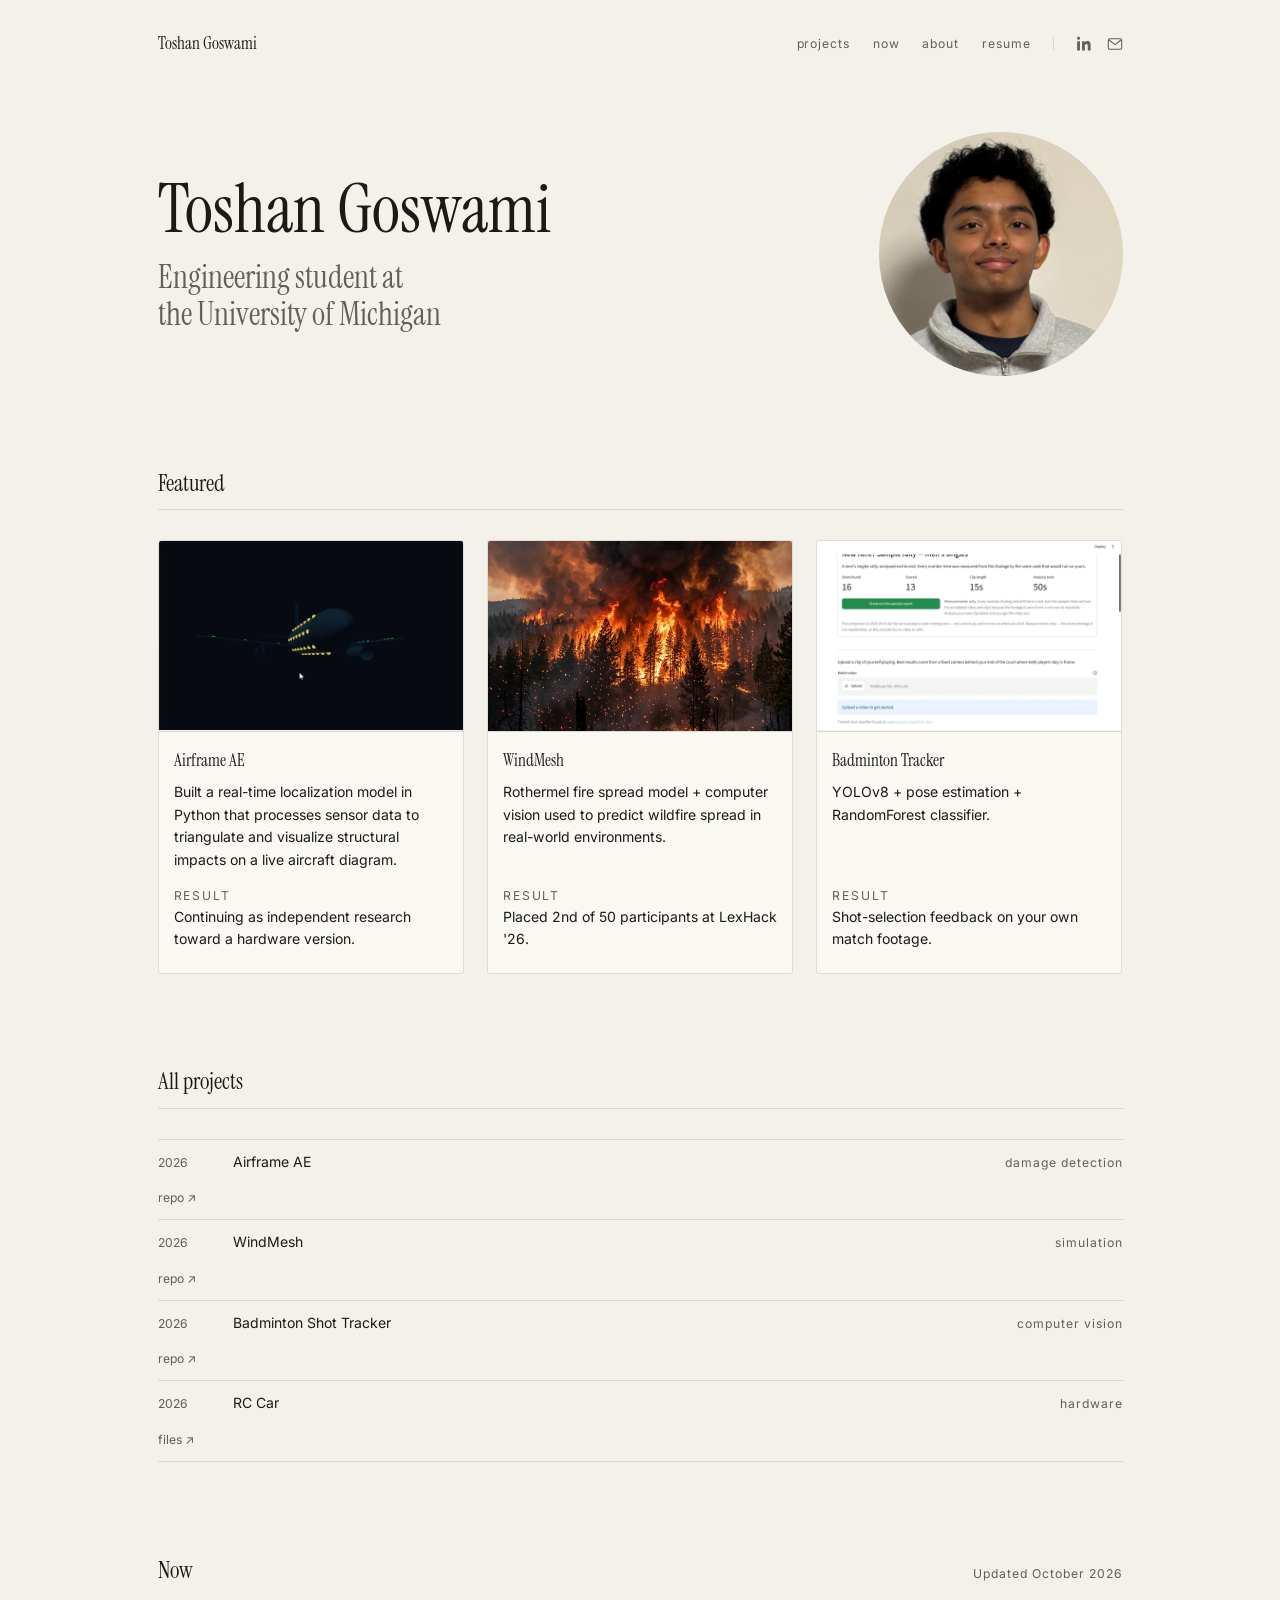
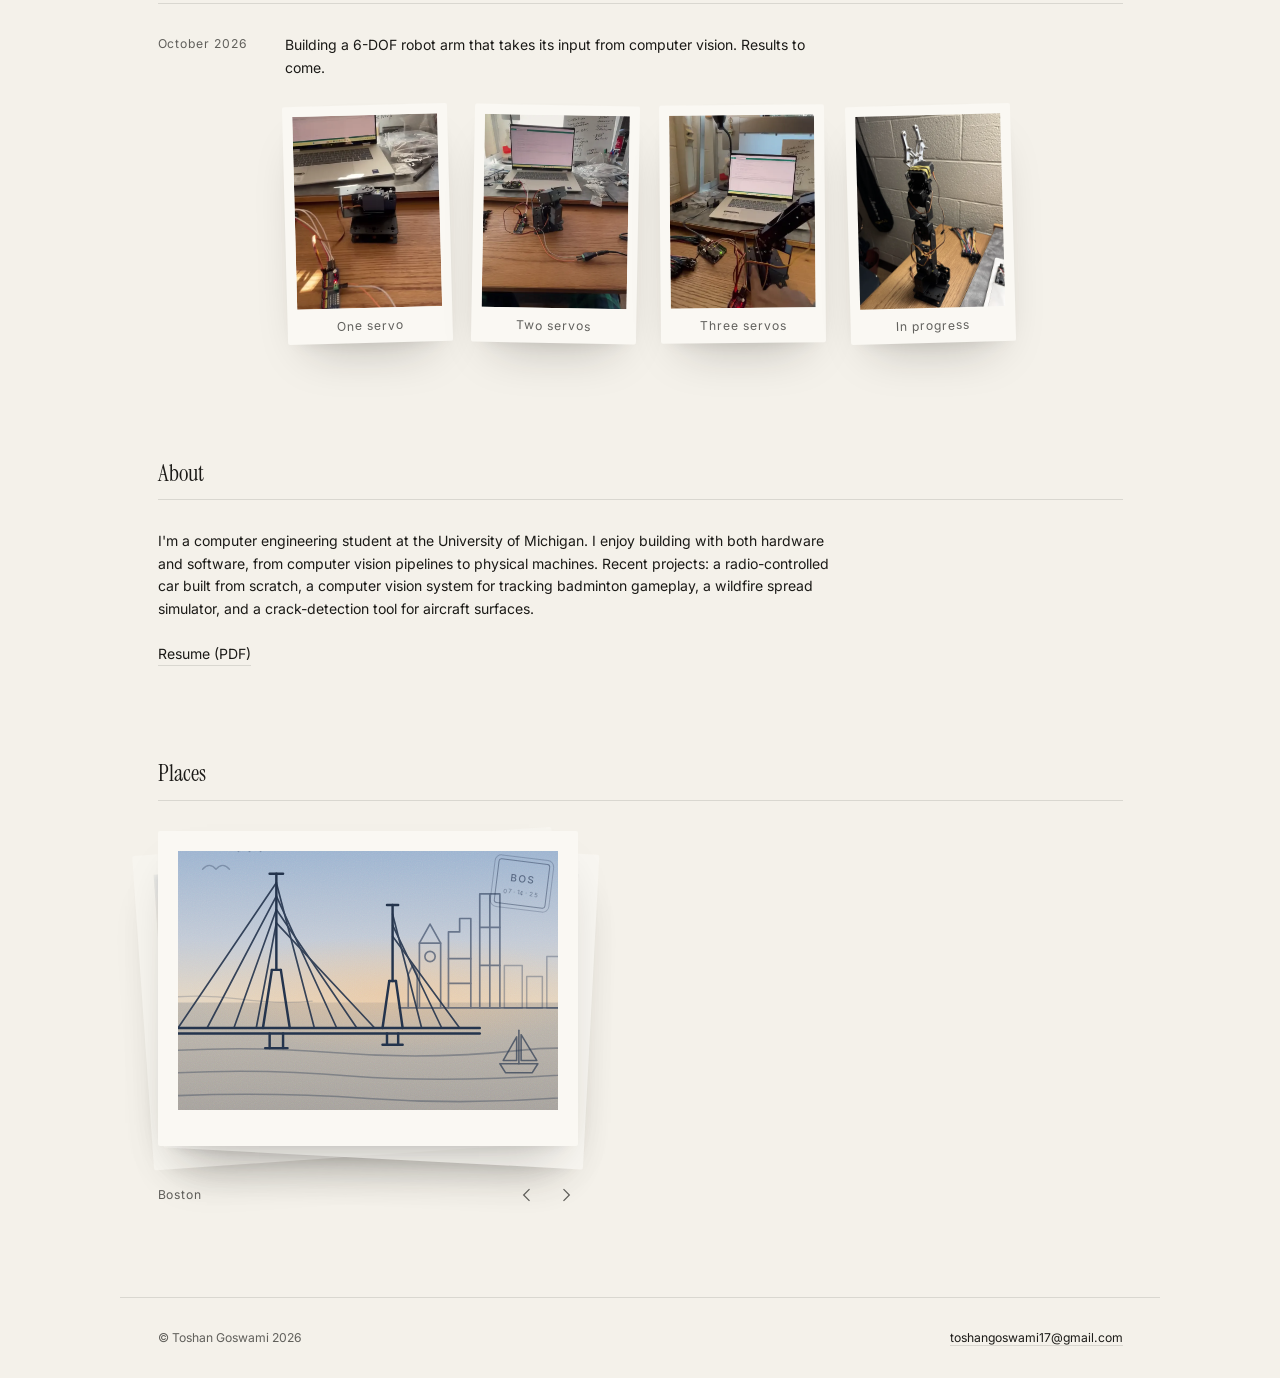
<file: index.html>
<!doctype html>
<html lang="en">
<head>
<meta charset="UTF-8" />
<meta name="viewport" content="width=device-width, initial-scale=1.0" />
<title>Toshan Goswami</title>
<meta name="description" content="I put sensors on physical things nobody is measuring well, and build the software that makes sense of them." />
<link rel="preconnect" href="https://fonts.googleapis.com">
<link rel="preconnect" href="https://fonts.gstatic.com" crossorigin>
<link href="https://fonts.googleapis.com/css2?family=Instrument+Serif&family=Inter:wght@400;500&display=swap" rel="stylesheet">
<link rel="stylesheet" href="assets/css/site.css">
</head>
<body>

  <a href="#content" class="skip-link">Skip to content</a>

  <!-- NAV -->
  <header class="site-header">
    <a href="/" class="site-header__name">Toshan Goswami</a>
    <nav class="site-nav">
      <div class="site-nav__links">
        <a href="#projects">projects</a>
        <a href="#now">now</a>
        <a href="#about">about</a>
        <a href="assets/toshan-goswami-resume.pdf">resume</a>
      </div>
      <div class="site-nav__divider"></div>
      <div class="site-nav__social">
        <a href="https://www.linkedin.com/in/toshan-goswami-067997421/"
           target="_blank" rel="noopener noreferrer"
           aria-label="LinkedIn" class="icon-link">
          <svg width="15" height="15" viewBox="0 0 24 24" fill="currentColor"><path d="M4.98 3.5C4.98 4.88 3.87 6 2.5 6S0 4.88 0 3.5 1.11 1 2.48 1s2.5 1.12 2.5 2.5ZM.24 8.25h4.5V23H.24V8.25Zm7.5 0h4.31v2.01h.06c.6-1.14 2.06-2.34 4.24-2.34 4.54 0 5.38 2.99 5.38 6.88V23h-4.5v-6.5c0-1.55-.03-3.54-2.16-3.54-2.17 0-2.5 1.69-2.5 3.43V23h-4.5V8.25Z"/></svg>
        </a>
        <a href="mailto:toshangoswami17@gmail.com" aria-label="Email" class="icon-link">
          <svg width="16" height="16" viewBox="0 0 24 24" fill="none" stroke="currentColor" stroke-width="1.6"><rect x="2" y="4" width="20" height="16" rx="2"/><path d="m3 6 9 7 9-7"/></svg>
        </a>
      </div>
    </nav>
  </header>

  <main id="content">

  <!-- HERO -->
  <section class="hero">
    <div class="hero__text">
      <h1 class="hero__name">Toshan Goswami</h1>
      <p class="hero__title">Engineering student at the University of Michigan</p>
    </div>

    <img src="assets/img/toshan-photo.jpg"
         alt="Toshan Goswami"
         class="hero__portrait"
         width="589" height="589"
         fetchpriority="high" />
  </section>

  <!-- FEATURED -->
  <section id="featured" class="wrap section">
    <div class="section__head">
      <h2 class="section__title">Featured</h2>
    </div>

    <div class="cards">

      <!-- To use a real cover, replace the .card__media--todo div with either:
             <img src="assets/img/<slug>-cover.webp" alt="" width="640" height="400" loading="lazy">
           or, for a short muted loop:
             <video muted loop playsinline autoplay preload="metadata"
                    poster="assets/img/<slug>-poster.webp" width="640" height="400">
               <source src="assets/video/<slug>.mp4" type="video/mp4">
             </video>
           Keep videos under 5MB. See CLAUDE.md. -->

      <article class="card">
        <a href="projects/airframe-ae/" class="card__link">
          <div class="card__media">
            <video muted loop playsinline autoplay preload="metadata"
                   poster="assets/img/airframe-ae-poster.webp" width="640" height="400">
              <source src="assets/video/airframe-ae.mp4" type="video/mp4">
            </video>
          </div>
          <div class="card__body">
            <h3 class="card__title">Airframe AE</h3>
            <p class="card__built">Built a real-time localization model in Python that processes sensor data to triangulate and visualize structural impacts on a live aircraft diagram.</p>
            <p class="card__result">
              <span class="card__result-label">Result</span>
              Continuing as independent research toward a hardware version.
            </p>
          </div>
        </a>
      </article>

      <article class="card">
        <a href="projects/windmesh/" class="card__link">
          <div class="card__media">
            <img src="assets/img/windmesh-cover.webp" alt="" width="640" height="400" loading="lazy">
          </div>
          <div class="card__body">
            <h3 class="card__title">WindMesh</h3>
            <p class="card__built">Rothermel fire spread model + computer vision used to predict wildfire spread in real-world environments.</p>
            <p class="card__result">
              <span class="card__result-label">Result</span>
              Placed 2nd of 50 participants at LexHack '26.
            </p>
          </div>
        </a>
      </article>

      <article class="card">
        <a href="projects/badminton-tracker/" class="card__link">
          <div class="card__media">
            <video muted loop playsinline autoplay preload="metadata"
                   poster="assets/img/badminton-tracker-poster.webp" width="640" height="400">
              <source src="assets/video/badminton-tracker.mp4" type="video/mp4">
            </video>
          </div>
          <div class="card__body">
            <h3 class="card__title">Badminton Tracker</h3>
            <p class="card__built">YOLOv8 + pose estimation + RandomForest classifier.</p>
            <p class="card__result">
              <span class="card__result-label">Result</span>
              Shot-selection feedback on your own match footage.
            </p>
          </div>
        </a>
      </article>

    </div>
  </section>

  <!-- ALL PROJECTS -->
  <section id="projects" class="wrap section">
    <div class="section__head">
      <h2 class="section__title">All projects</h2>
    </div>

    <ul class="project-list">
      <li class="project-row">
        <span class="project-row__year">2026</span>
        <span class="project-row__name"><a href="projects/airframe-ae/" class="project-row__link">Airframe AE</a></span>
        <span class="project-row__tag">damage detection</span>
        <a href="https://github.com/toshangoswami/Airframe-AE-Array" target="_blank" rel="noopener noreferrer"
           class="project-row__repo" aria-label="Airframe AE source on GitHub">repo &#8599;</a>
      </li>
      <li class="project-row">
        <span class="project-row__year">2026</span>
        <span class="project-row__name"><a href="projects/windmesh/" class="project-row__link">WindMesh</a></span>
        <span class="project-row__tag">simulation</span>
        <a href="https://github.com/toshangoswami/WindMesh" target="_blank" rel="noopener noreferrer"
           class="project-row__repo" aria-label="WindMesh source on GitHub">repo &#8599;</a>
      </li>
      <li class="project-row">
        <span class="project-row__year">2026</span>
        <span class="project-row__name"><a href="projects/badminton-tracker/" class="project-row__link">Badminton Shot Tracker</a></span>
        <span class="project-row__tag">computer vision</span>
        <a href="https://github.com/toshangoswami/Badminton-AI" target="_blank" rel="noopener noreferrer"
           class="project-row__repo" aria-label="Badminton Shot Tracker source on GitHub">repo &#8599;</a>
      </li>
      <li class="project-row">
        <span class="project-row__year">2026</span>
        <span class="project-row__name">RC Car</span>
        <span class="project-row__tag">hardware</span>
        <a href="https://drive.google.com/drive/folders/1yh-0JzHJuckfS0Cz1pottmgS6zuxa1Uc?usp=drive_link"
           target="_blank" rel="noopener noreferrer"
           class="project-row__repo" aria-label="RC Car build files on Google Drive">files &#8599;</a>
      </li>
    </ul>
  </section>

  <!-- NOW -->
  <section id="now" class="wrap section">
    <div class="section__head">
      <h2 class="section__title">Now</h2>
      <p class="meta">Updated October 2026</p>
    </div>

    <!-- Newest entry first. To add one, copy a whole <li class="now-entry">. -->
    <ul class="now-log">
      <li class="now-entry">
        <p class="now-entry__date meta">October 2026</p>
        <p class="now-entry__body">
          Building a 6-DOF robot arm that takes its input from computer vision.
          Results to come.
        </p>
        <!-- Build snapshots. Photos and clips share one polaroid frame, 3:4.
             Photo:
               <figure class="peek polaroid">
                 <img src="assets/img/<name>.webp" alt="..." width="720" height="960" loading="lazy">
                 <figcaption class="meta">...</figcaption>
               </figure>
             Short muted clip (under 5MB; plays only while on screen):
               <figure class="peek polaroid">
                 <video muted loop playsinline preload="none"
                        poster="assets/img/<name>-poster.webp" width="720" height="960">
                   <source src="assets/video/<name>.mp4" type="video/mp4">
                 </video>
                 <figcaption class="meta">...</figcaption>
               </figure> -->
        <div class="now-entry__peeks">
          <figure class="peek polaroid">
            <video muted loop playsinline preload="none"
                   poster="assets/img/robot-arm-servo-1-poster.webp" width="540" height="720">
              <source src="assets/video/robot-arm-servo-1.mp4" type="video/mp4">
            </video>
            <figcaption class="meta">One servo</figcaption>
          </figure>
          <figure class="peek polaroid">
            <video muted loop playsinline preload="none"
                   poster="assets/img/robot-arm-servo-2-poster.webp" width="540" height="720">
              <source src="assets/video/robot-arm-servo-2.mp4" type="video/mp4">
            </video>
            <figcaption class="meta">Two servos</figcaption>
          </figure>
          <figure class="peek polaroid">
            <video muted loop playsinline preload="none"
                   poster="assets/img/robot-arm-servo-3-poster.webp" width="540" height="720">
              <source src="assets/video/robot-arm-servo-3.mp4" type="video/mp4">
            </video>
            <figcaption class="meta">Three servos</figcaption>
          </figure>
          <figure class="peek polaroid">
            <img src="assets/img/robot-arm-peek.webp"
                 alt="The robot arm mid-build: a column of servos and black brackets with a metal gripper on top, wires loose, on a desk next to an Arduino."
                 width="720" height="960" loading="lazy">
            <figcaption class="meta">In progress</figcaption>
          </figure>
        </div>
      </li>
    </ul>
  </section>

  <!-- ABOUT -->
  <section id="about" class="wrap section">
    <div class="section__head">
      <h2 class="section__title">About</h2>
    </div>

    <p class="about__bio">
      I'm a computer engineering student at the University of Michigan. I enjoy
      building with both hardware and software, from computer vision pipelines
      to physical machines. Recent projects: a radio-controlled car built from
      scratch, a computer vision system for tracking badminton gameplay, a
      wildfire spread simulator, and a crack-detection tool for aircraft surfaces.
    </p>

    <p class="about__links">
      <a href="assets/toshan-goswami-resume.pdf" class="cite-link">Resume (PDF)</a>
    </p>
  </section>

  <!-- PLACES -->
  <section id="places" class="wrap section">
    <div class="section__head">
      <!-- TODO: rename this section if "Places" isn't what you want it called. -->
      <h2 class="section__title">Places</h2>
    </div>

    <div class="flipbook">
      <div class="gallery-stack">
        <div class="stack-card behind-a polaroid">
          <div id="behindA" class="photo-window ghost"></div>
        </div>
        <div class="stack-card behind-b polaroid">
          <div id="behindB" class="photo-window ghost"></div>
        </div>
        <div id="mainCard" class="stack-card main polaroid">
          <div id="mainWindow" class="photo-window"></div>
        </div>
      </div>

      <div class="flipbook__controls">
        <p id="placeCaption" class="flipbook__caption meta">Boston</p>
        <button onclick="prevPlace()" class="arrow-btn" aria-label="Previous place">
          <svg width="20" height="20" viewBox="0 0 24 24" fill="none" stroke="currentColor" stroke-width="1.5"><path d="M15 5 8 12l7 7"/></svg>
        </button>
        <button onclick="nextPlace()" class="arrow-btn" aria-label="Next place">
          <svg width="20" height="20" viewBox="0 0 24 24" fill="none" stroke="currentColor" stroke-width="1.5"><path d="m9 5 7 7-7 7"/></svg>
        </button>
      </div>
    </div>
  </section>

  </main>

  <!-- FOOTER -->
  <footer class="site-footer">
    <p>© Toshan Goswami 2026</p>
    <p><a href="mailto:toshangoswami17@gmail.com" class="cite-link">toshangoswami17@gmail.com</a></p>
  </footer>

  <script src="assets/js/site.js" defer></script>
</body>
</html>
</file>
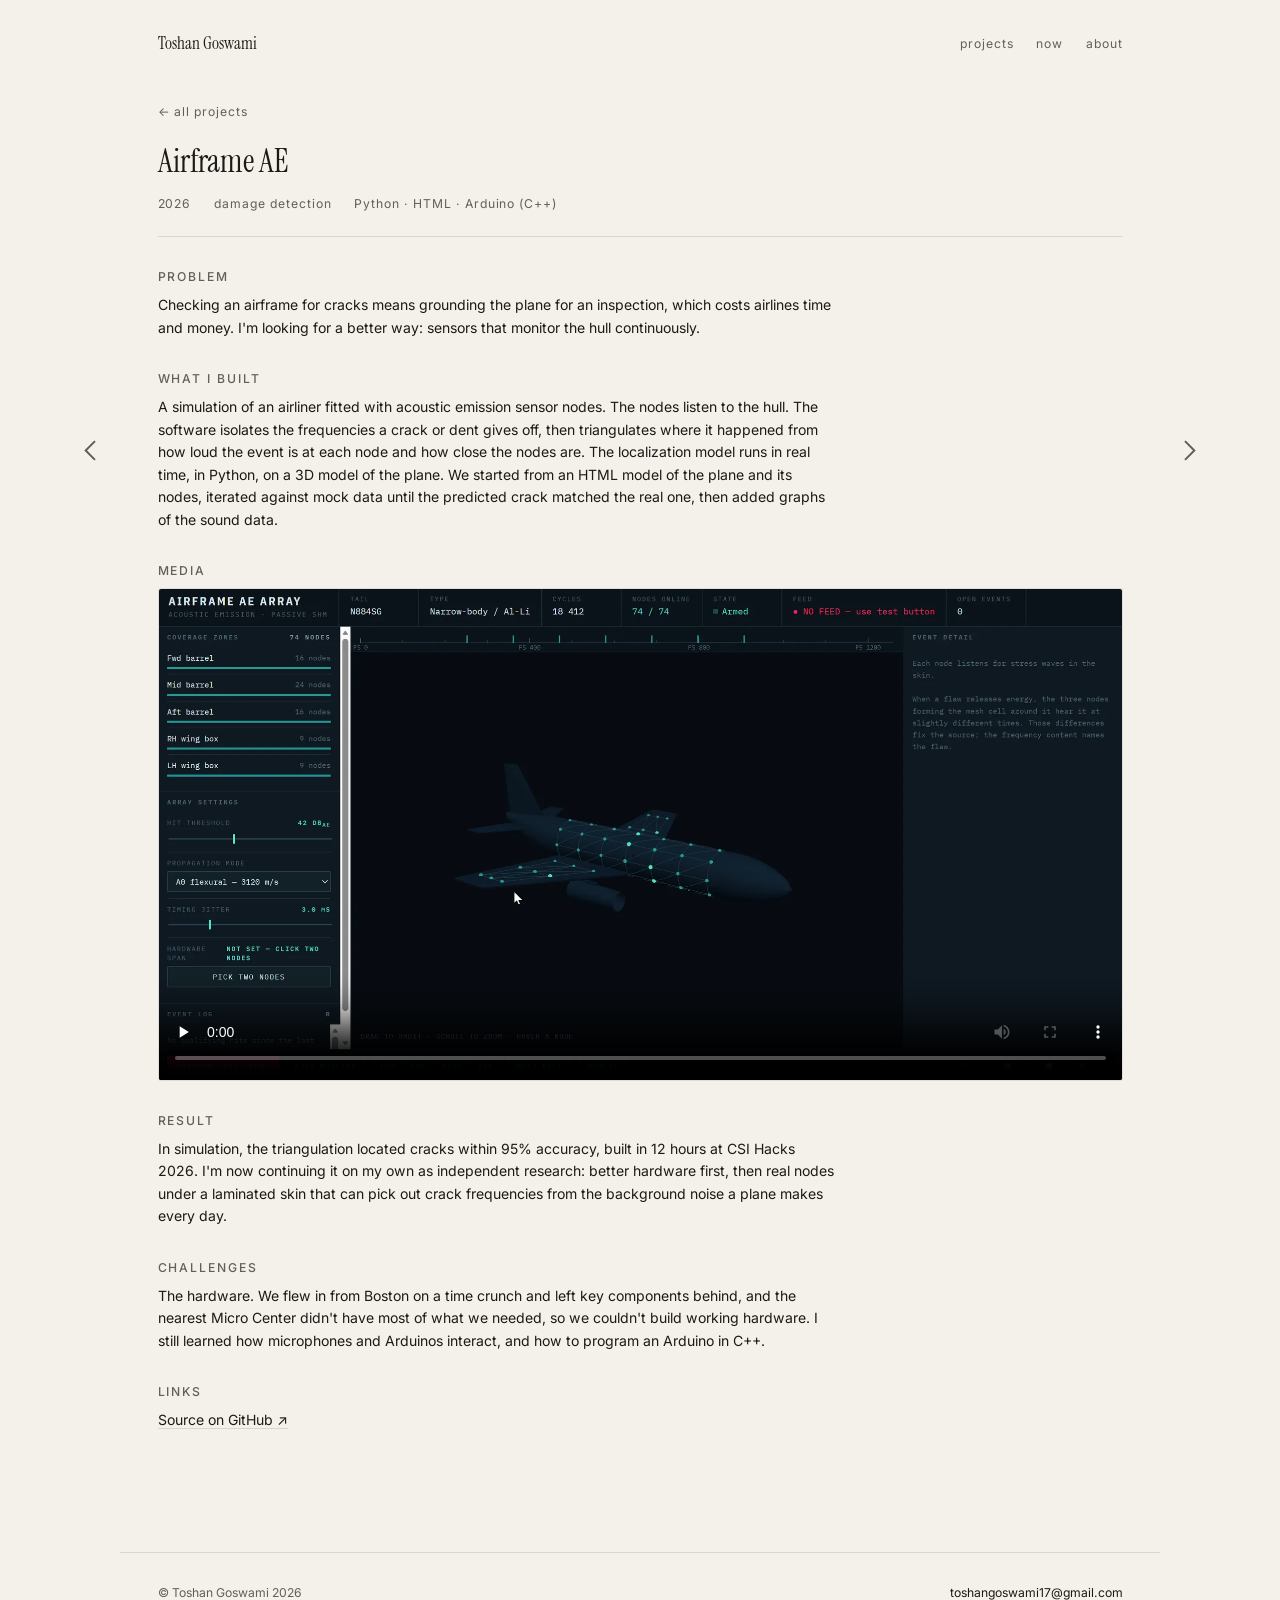
<file: projects/airframe-ae/index.html>
<!doctype html>
<html lang="en">
<head>
<meta charset="UTF-8" />
<meta name="viewport" content="width=device-width, initial-scale=1.0" />
<title>Airframe AE — Toshan Goswami</title>
<link rel="preconnect" href="https://fonts.googleapis.com">
<link rel="preconnect" href="https://fonts.gstatic.com" crossorigin>
<link href="https://fonts.googleapis.com/css2?family=Instrument+Serif&family=Inter:wght@400;500&display=swap" rel="stylesheet">
<link rel="stylesheet" href="../../assets/css/site.css">
</head>
<body>

  <a href="#content" class="skip-link">Skip to content</a>

  <header class="site-header">
    <a href="../../" class="site-header__name">Toshan Goswami</a>
    <nav class="site-nav">
      <div class="site-nav__links">
        <a href="../../#projects">projects</a>
        <a href="../../#now">now</a>
        <a href="../../#about">about</a>
      </div>
    </nav>
  </header>

  <main class="project-page" id="content">
    <nav class="project-nav" aria-label="Projects">
      <a href="../../#projects" class="back-link">&#8592; all projects</a>
      <div class="project-pager">
        <a href="../badminton-tracker/" rel="prev" class="arrow-btn" aria-label="Previous project: Badminton Shot Tracker" title="Badminton Shot Tracker">
          <svg width="20" height="20" viewBox="0 0 24 24" fill="none" stroke="currentColor" stroke-width="1.5"><path d="M15 5 8 12l7 7"/></svg>
        </a>
        <a href="../windmesh/" rel="next" class="arrow-btn" aria-label="Next project: WindMesh" title="WindMesh">
          <svg width="20" height="20" viewBox="0 0 24 24" fill="none" stroke="currentColor" stroke-width="1.5"><path d="m9 5 7 7-7 7"/></svg>
        </a>
      </div>
    </nav>

    <h1 class="project-page__title">Airframe AE</h1>

    <div class="project-page__meta">
      <span class="meta">2026</span>
      <span class="meta">damage detection</span>
      <span class="meta">Python · HTML · Arduino (C++)</span>
    </div>

    <section class="field">
      <h2 class="field__title">Problem</h2>
      <p class="field__body">
        Checking an airframe for cracks means grounding the plane for an
        inspection, which costs airlines time and money. I'm looking for a better
        way: sensors that monitor the hull continuously.
      </p>
    </section>

    <section class="field">
      <h2 class="field__title">What I built</h2>
      <p class="field__body">
        A simulation of an airliner fitted with acoustic emission sensor nodes.
        The nodes listen to the hull. The software isolates the frequencies a crack
        or dent gives off, then triangulates where it happened from how loud the
        event is at each node and how close the nodes are. The localization model
        runs in real time, in Python, on a 3D model of the plane. We started from
        an HTML model of the plane and its nodes, iterated against mock data until
        the predicted crack matched the real one, then added graphs of the sound data.
      </p>
    </section>

    <section class="field field--media">
      <h2 class="field__title">Media</h2>
      <!-- Replace this div with either:
             <img src="../../assets/img/airframe-ae-01.webp" alt="" width="1280" height="720" loading="lazy">
           or, for a short muted loop:
             <video muted loop playsinline autoplay preload="metadata"
                    poster="../../assets/img/airframe-ae-poster.webp"
                    width="1280" height="720">
               <source src="../../assets/video/airframe-ae.mp4" type="video/mp4">
             </video>
           Keep videos under 5MB. See CLAUDE.md. -->
      <div class="project-media project-media--full">
        <video controls playsinline preload="none"
               poster="../../assets/img/airframe-ae-full-poster.webp"
               width="1920" height="978" aria-label="Full Airframe AE demo recording">
          <source src="../../assets/video/airframe-ae-full.mp4" type="video/mp4">
        </video>
      </div>
    </section>

    <section class="field">
      <h2 class="field__title">Result</h2>
      <p class="field__body">
        In simulation, the triangulation located cracks within 95% accuracy,
        built in 12 hours at CSI Hacks 2026. I'm now continuing it on my own as
        independent research: better hardware first, then real nodes under a
        laminated skin that can pick out crack frequencies from the background
        noise a plane makes every day.
      </p>
    </section>

    <section class="field">
      <h2 class="field__title">Challenges</h2>
      <p class="field__body">
        The hardware. We flew in from Boston on a time crunch and left key
        components behind, and the nearest Micro Center didn't have most of what we
        needed, so we couldn't build working hardware. I still learned how
        microphones and Arduinos interact, and how to program an Arduino in C++.
      </p>
    </section>

    <section class="field">
      <h2 class="field__title">Links</h2>
      <p class="field__body">
        <a href="https://github.com/toshangoswami/Airframe-AE-Array"
           target="_blank" rel="noopener noreferrer" class="cite-link">Source on GitHub &#8599;</a>
      </p>
    </section>
  </main>

  <footer class="site-footer">
    <p>© Toshan Goswami 2026</p>
    <p><a href="mailto:toshangoswami17@gmail.com" class="cite-link">toshangoswami17@gmail.com</a></p>
  </footer>

  <script src="../../assets/js/site.js" defer></script>

</body>
</html>
</file>
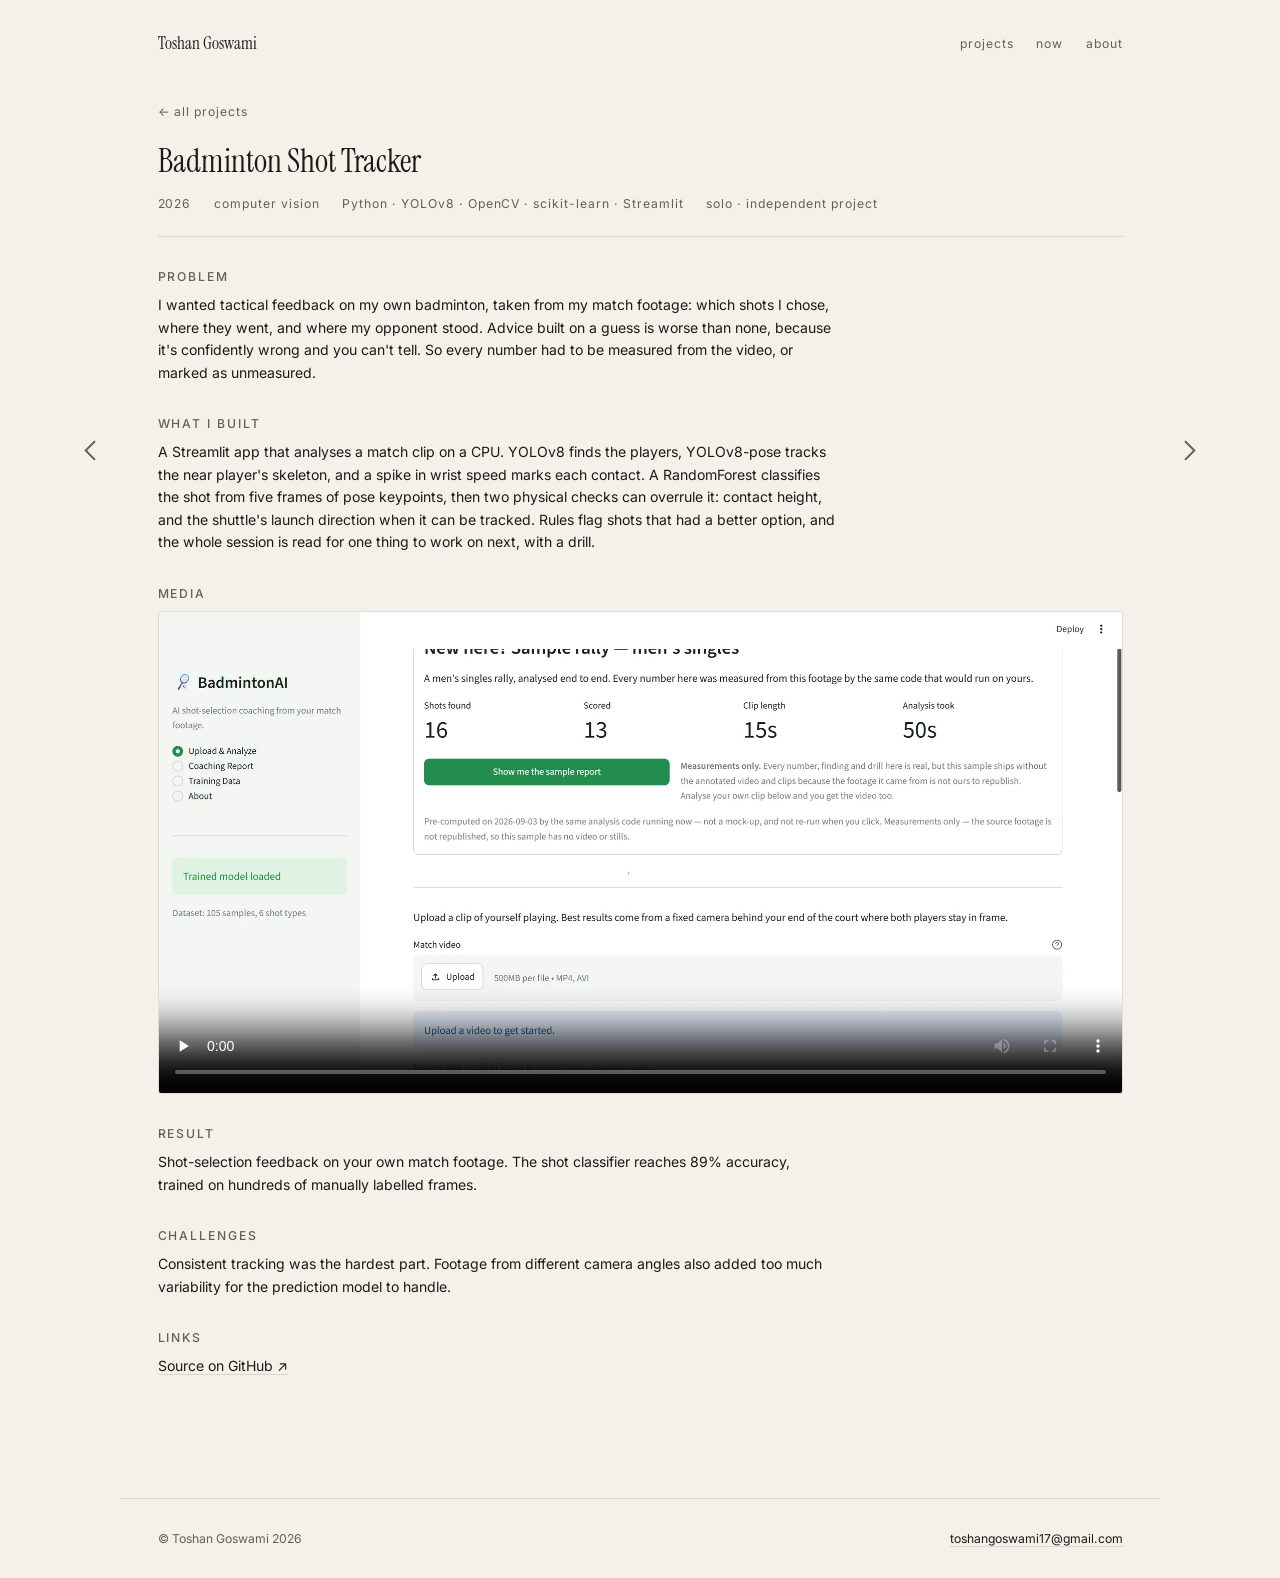
<file: projects/badminton-tracker/index.html>
<!doctype html>
<html lang="en">
<head>
<meta charset="UTF-8" />
<meta name="viewport" content="width=device-width, initial-scale=1.0" />
<title>Badminton Shot Tracker — Toshan Goswami</title>
<link rel="preconnect" href="https://fonts.googleapis.com">
<link rel="preconnect" href="https://fonts.gstatic.com" crossorigin>
<link href="https://fonts.googleapis.com/css2?family=Instrument+Serif&family=Inter:wght@400;500&display=swap" rel="stylesheet">
<link rel="stylesheet" href="../../assets/css/site.css">
</head>
<body>

  <a href="#content" class="skip-link">Skip to content</a>

  <header class="site-header">
    <a href="../../" class="site-header__name">Toshan Goswami</a>
    <nav class="site-nav">
      <div class="site-nav__links">
        <a href="../../#projects">projects</a>
        <a href="../../#now">now</a>
        <a href="../../#about">about</a>
      </div>
    </nav>
  </header>

  <main class="project-page" id="content">
    <nav class="project-nav" aria-label="Projects">
      <a href="../../#projects" class="back-link">&#8592; all projects</a>
      <div class="project-pager">
        <a href="../windmesh/" rel="prev" class="arrow-btn" aria-label="Previous project: WindMesh" title="WindMesh">
          <svg width="20" height="20" viewBox="0 0 24 24" fill="none" stroke="currentColor" stroke-width="1.5"><path d="M15 5 8 12l7 7"/></svg>
        </a>
        <a href="../airframe-ae/" rel="next" class="arrow-btn" aria-label="Next project: Airframe AE" title="Airframe AE">
          <svg width="20" height="20" viewBox="0 0 24 24" fill="none" stroke="currentColor" stroke-width="1.5"><path d="m9 5 7 7-7 7"/></svg>
        </a>
      </div>
    </nav>

    <h1 class="project-page__title">Badminton Shot Tracker</h1>

    <div class="project-page__meta">
      <span class="meta">2026</span>
      <span class="meta">computer vision</span>
      <span class="meta">Python · YOLOv8 · OpenCV · scikit-learn · Streamlit</span>
      <span class="meta">solo · independent project</span>
    </div>

    <section class="field">
      <h2 class="field__title">Problem</h2>
      <p class="field__body">
        I wanted tactical feedback on my own badminton, taken from my match
        footage: which shots I chose, where they went, and where my opponent
        stood. Advice built on a guess is worse than none, because it's
        confidently wrong and you can't tell. So every number had to be measured
        from the video, or marked as unmeasured.
      </p>
    </section>

    <section class="field">
      <h2 class="field__title">What I built</h2>
      <p class="field__body">
        A Streamlit app that analyses a match clip on a CPU. YOLOv8 finds the
        players, YOLOv8-pose tracks the near player's skeleton, and a spike in
        wrist speed marks each contact. A RandomForest classifies the shot from
        five frames of pose keypoints, then two physical checks can overrule it:
        contact height, and the shuttle's launch direction when it can be
        tracked. Rules flag shots that had a better option, and the whole
        session is read for one thing to work on next, with a drill.
      </p>
    </section>

    <section class="field field--media">
      <h2 class="field__title">Media</h2>
      <!-- Replace this div with either:
             <img src="../../assets/img/badminton-tracker-01.webp" alt="" width="1280" height="720" loading="lazy">
           or, for a short muted loop:
             <video muted loop playsinline autoplay preload="metadata"
                    poster="../../assets/img/badminton-tracker-poster.webp"
                    width="1280" height="720">
               <source src="../../assets/video/badminton-tracker.mp4" type="video/mp4">
             </video>
           Keep videos under 5MB. See CLAUDE.md. -->
      <div class="project-media project-media--full">
        <video controls playsinline preload="none"
               poster="../../assets/img/badminton-tracker-full-poster.webp"
               width="1920" height="960" aria-label="Full Badminton Shot Tracker demo recording">
          <source src="../../assets/video/badminton-tracker-full.mp4" type="video/mp4">
        </video>
      </div>
    </section>

    <section class="field">
      <h2 class="field__title">Result</h2>
      <p class="field__body">
        Shot-selection feedback on your own match footage. The shot classifier
        reaches 89% accuracy, trained on hundreds of manually labelled frames.
      </p>
    </section>

    <section class="field">
      <h2 class="field__title">Challenges</h2>
      <p class="field__body">
        Consistent tracking was the hardest part. Footage from different camera
        angles also added too much variability for the prediction model to handle.
      </p>
    </section>

    <section class="field">
      <h2 class="field__title">Links</h2>
      <p class="field__body">
        <a href="https://github.com/toshangoswami/Badminton-AI"
           target="_blank" rel="noopener noreferrer" class="cite-link">Source on GitHub &#8599;</a>
      </p>
    </section>
  </main>

  <footer class="site-footer">
    <p>© Toshan Goswami 2026</p>
    <p><a href="mailto:toshangoswami17@gmail.com" class="cite-link">toshangoswami17@gmail.com</a></p>
  </footer>

  <script src="../../assets/js/site.js" defer></script>

</body>
</html>
</file>
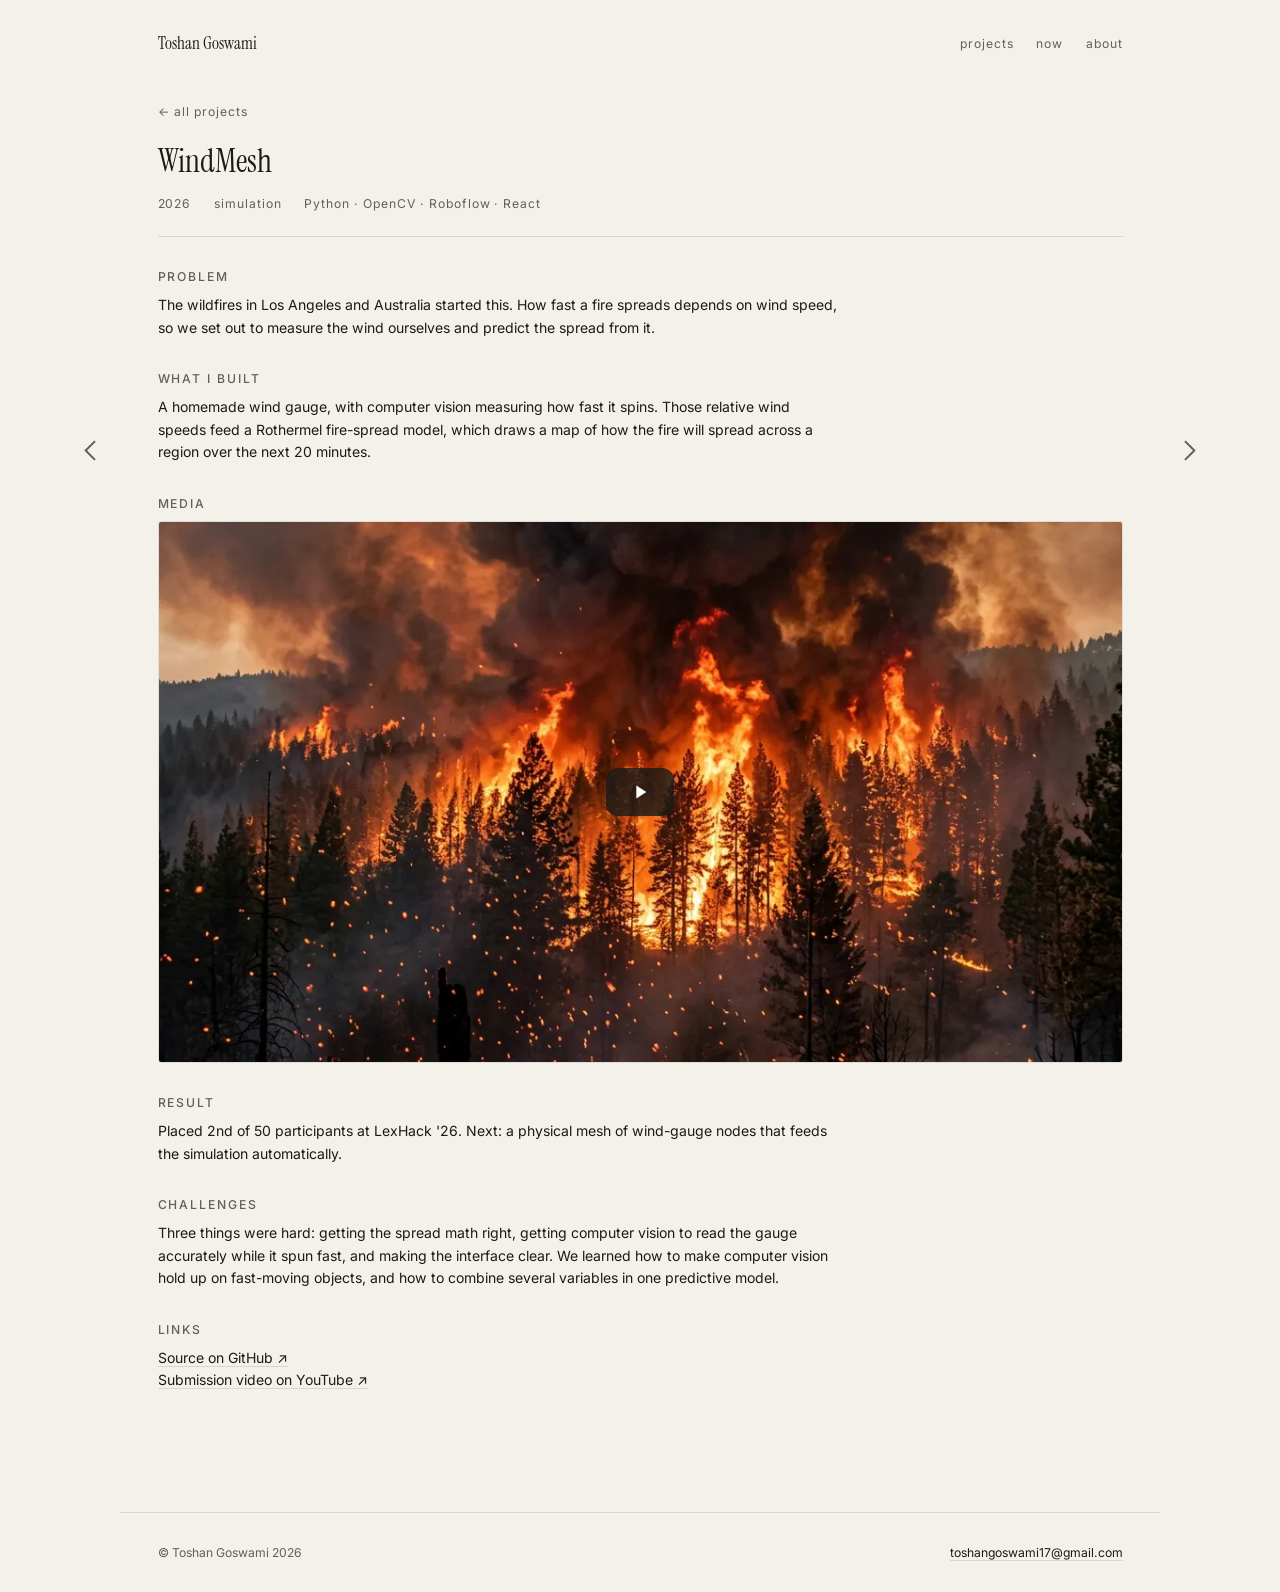
<file: projects/windmesh/index.html>
<!doctype html>
<html lang="en">
<head>
<meta charset="UTF-8" />
<meta name="viewport" content="width=device-width, initial-scale=1.0" />
<title>WindMesh — Toshan Goswami</title>
<link rel="preconnect" href="https://fonts.googleapis.com">
<link rel="preconnect" href="https://fonts.gstatic.com" crossorigin>
<link href="https://fonts.googleapis.com/css2?family=Instrument+Serif&family=Inter:wght@400;500&display=swap" rel="stylesheet">
<link rel="stylesheet" href="../../assets/css/site.css">
</head>
<body>

  <a href="#content" class="skip-link">Skip to content</a>

  <header class="site-header">
    <a href="../../" class="site-header__name">Toshan Goswami</a>
    <nav class="site-nav">
      <div class="site-nav__links">
        <a href="../../#projects">projects</a>
        <a href="../../#now">now</a>
        <a href="../../#about">about</a>
      </div>
    </nav>
  </header>

  <main class="project-page" id="content">
    <nav class="project-nav" aria-label="Projects">
      <a href="../../#projects" class="back-link">&#8592; all projects</a>
      <div class="project-pager">
        <a href="../airframe-ae/" rel="prev" class="arrow-btn" aria-label="Previous project: Airframe AE" title="Airframe AE">
          <svg width="20" height="20" viewBox="0 0 24 24" fill="none" stroke="currentColor" stroke-width="1.5"><path d="M15 5 8 12l7 7"/></svg>
        </a>
        <a href="../badminton-tracker/" rel="next" class="arrow-btn" aria-label="Next project: Badminton Shot Tracker" title="Badminton Shot Tracker">
          <svg width="20" height="20" viewBox="0 0 24 24" fill="none" stroke="currentColor" stroke-width="1.5"><path d="m9 5 7 7-7 7"/></svg>
        </a>
      </div>
    </nav>

    <h1 class="project-page__title">WindMesh</h1>

    <div class="project-page__meta">
      <span class="meta">2026</span>
      <span class="meta">simulation</span>
      <span class="meta">Python · OpenCV · Roboflow · React</span>
    </div>

    <section class="field">
      <h2 class="field__title">Problem</h2>
      <p class="field__body">
        The wildfires in Los Angeles and Australia started this. How fast a fire
        spreads depends on wind speed, so we set out to measure the wind ourselves
        and predict the spread from it.
      </p>
    </section>

    <section class="field">
      <h2 class="field__title">What I built</h2>
      <p class="field__body">
        A homemade wind gauge, with computer vision measuring how fast it spins.
        Those relative wind speeds feed a Rothermel fire-spread model, which draws
        a map of how the fire will spread across a region over the next 20 minutes.
      </p>
    </section>

    <section class="field field--media">
      <h2 class="field__title">Media</h2>
      <!-- Replace this div with either:
             <img src="../../assets/img/windmesh-01.webp" alt="" width="1280" height="720" loading="lazy">
           or, for a short muted loop:
             <video muted loop playsinline autoplay preload="metadata"
                    poster="../../assets/img/windmesh-poster.webp"
                    width="1280" height="720">
               <source src="../../assets/video/windmesh.mp4" type="video/mp4">
             </video>
           Keep videos under 5MB. See CLAUDE.md. -->
      <div class="project-media">
        <a class="yt-facade" href="https://www.youtube.com/watch?v=oBcgTw1WUqg"
           target="_blank" rel="noopener noreferrer"
           data-yt="oBcgTw1WUqg" data-title="WindMesh hackathon submission"
           aria-label="Play the WindMesh hackathon submission video">
          <img src="../../assets/img/windmesh-cover.webp" alt="" width="1024" height="640" loading="lazy">
          <span class="yt-facade__play" aria-hidden="true">
            <svg width="22" height="22" viewBox="0 0 24 24" fill="currentColor"><path d="M8 5v14l11-7z"/></svg>
          </span>
        </a>
      </div>
    </section>

    <section class="field">
      <h2 class="field__title">Result</h2>
      <p class="field__body">
        Placed 2nd of 50 participants at LexHack '26. Next: a physical mesh of
        wind-gauge nodes that feeds the simulation automatically.
      </p>
    </section>

    <section class="field">
      <h2 class="field__title">Challenges</h2>
      <p class="field__body">
        Three things were hard: getting the spread math right, getting computer
        vision to read the gauge accurately while it spun fast, and making the
        interface clear. We learned how to make computer vision hold up on
        fast-moving objects, and how to combine several variables in one
        predictive model.
      </p>
    </section>

    <section class="field">
      <h2 class="field__title">Links</h2>
      <p class="field__body">
        <a href="https://github.com/toshangoswami/WindMesh"
           target="_blank" rel="noopener noreferrer" class="cite-link">Source on GitHub &#8599;</a>
        <br>
        <a href="https://www.youtube.com/watch?v=oBcgTw1WUqg"
           target="_blank" rel="noopener noreferrer" class="cite-link">Submission video on YouTube &#8599;</a>
      </p>
    </section>
  </main>

  <footer class="site-footer">
    <p>© Toshan Goswami 2026</p>
    <p><a href="mailto:toshangoswami17@gmail.com" class="cite-link">toshangoswami17@gmail.com</a></p>
  </footer>

  <script src="../../assets/js/site.js" defer></script>

</body>
</html>
</file>
<file: assets/css/site.css>
/* ==========================================================================
   site.css — shared by every page.
   Tokens live here and only here. Don't hardcode colors or sizes in markup.
   ========================================================================== */

/* --- tokens ------------------------------------------------------------- */

:root{
  /* color — warm paper, accent pulled from the hand-drawn city artwork */
  --paper:#f4f1ea;
  --ink:#1b1a17;
  /* .68, not .56 — at .56 this is 3.87:1 on paper, under the 4.5:1 floor for
     the 13px metadata it's used on. .68 measures 5.67:1. */
  --ink-soft:rgba(27,26,23,.68);
  --hairline:rgba(27,26,23,.12);
  --accent:#2e3f5c;
  --accent-warm:#c06b3e;
  /* darker warm, for warm-colored TEXT — #c06b3e is only 3.44:1 on paper */
  --accent-warm-ink:#9a4f23;

  /* raised surfaces (cards, the polaroid) sit slightly above the paper */
  --surface:#faf8f3;

  /* type */
  --font-display:"Instrument Serif",Georgia,"Times New Roman",serif;
  --font-body:"Inter",system-ui,-apple-system,"Segoe UI",sans-serif;

  --fs-xs:0.8125rem;   /* 13 */
  --fs-sm:0.9375rem;   /* 15 */
  --fs-md:1.125rem;    /* 18 */
  --fs-lg:1.5rem;      /* 24 */
  --fs-xl:2.125rem;    /* 34 */
  --fs-display:clamp(2.6rem,6vw,4.5rem);

  --track-caps:0.16em;
  --track-meta:0.08em;

  /* layout — 8px base */
  --space-1:0.5rem;
  --space-2:1rem;
  --space-3:1.5rem;
  --space-4:2rem;
  --space-6:3rem;
  --space-8:4rem;

  --page-max:1040px;
  --prose-max:680px;
  --gutter:1.5rem;
  --section-gap:4rem;
}

@media (min-width:768px){
  :root{
    --gutter:2.5rem;
    --section-gap:6rem;
  }
}

@media (prefers-color-scheme:dark){
  :root:not([data-theme="light"]){
    --paper:#1a1815;
    --ink:#ece7dd;
    --ink-soft:rgba(236,231,221,.56);
    --hairline:rgba(236,231,221,.14);
    --accent:#9bb3cd;
    --accent-warm:#d9935f;
    --accent-warm-ink:#d9935f;
    --surface:#231f1b;
  }
}

:root[data-theme="dark"]{
  --paper:#1a1815;
  --ink:#ece7dd;
  --ink-soft:rgba(236,231,221,.56);
  --hairline:rgba(236,231,221,.14);
  --accent:#9bb3cd;
  --accent-warm:#d9935f;
  --accent-warm-ink:#d9935f;
  --surface:#231f1b;
}

/* --- reset -------------------------------------------------------------- */

*{box-sizing:border-box;}

html{scroll-behavior:smooth;}

html,body{
  margin:0;
  padding:0;
  background:var(--paper);
  color:var(--ink);
  font-family:var(--font-body);
  font-size:var(--fs-sm);
  line-height:1.6;
  overflow-x:clip;
  -webkit-font-smoothing:antialiased;
}

body{min-height:100vh;}

img,video{max-width:100%; display:block;}

a{color:inherit;}

.skip-link{
  position:absolute;
  left:-9999px;
  top:0;
  background:var(--paper);
  color:var(--ink);
  padding:var(--space-1) var(--space-2);
  border:1px solid var(--hairline);
  z-index:200;
}
.skip-link:focus{left:var(--space-2); top:var(--space-2);}

:focus-visible{
  outline:2px solid var(--accent);
  outline-offset:3px;
  border-radius:1px;
}

@media (prefers-reduced-motion:reduce){
  html{scroll-behavior:auto;}
  *{animation-duration:.01ms !important; transition-duration:.01ms !important;}
}

/* --- type helpers ------------------------------------------------------- */

.label{
  font-size:var(--fs-xs);
  letter-spacing:var(--track-caps);
  text-transform:uppercase;
  color:var(--ink-soft);
  margin:0 0 var(--space-3);
}

.meta{
  font-size:var(--fs-xs);
  letter-spacing:var(--track-meta);
  color:var(--ink-soft);
}

/* --- layout ------------------------------------------------------------- */

.wrap{
  max-width:var(--page-max);
  margin-inline:auto;
  padding-inline:var(--gutter);
}

.section{margin-bottom:var(--section-gap);}

.section__head{
  display:flex;
  align-items:baseline;
  justify-content:space-between;
  gap:var(--space-2);
  border-bottom:1px solid var(--hairline);
  padding-bottom:var(--space-1);
  margin-bottom:var(--space-4);
}

.section__title{
  font-family:var(--font-display);
  font-weight:400;
  font-size:var(--fs-lg);
  margin:0;
}

/* --- header / nav ------------------------------------------------------- */

.site-header{
  max-width:var(--page-max);
  margin-inline:auto;
  padding:var(--space-4) var(--gutter);
  display:flex;
  align-items:flex-start;
  justify-content:space-between;
  gap:var(--space-2);
  /* narrow screens can't fit the name and five nav items on one line */
  flex-direction:column;
}

@media (min-width:560px){
  .site-header{flex-direction:row; align-items:center; gap:var(--space-3);}
}

.site-header__name{
  font-family:var(--font-display);
  font-size:var(--fs-md);
  text-decoration:none;
  color:var(--ink);
}

.site-nav{
  display:flex;
  align-items:center;
  flex-wrap:wrap;
  gap:var(--space-2) var(--space-3);
}

.site-nav__links{
  display:flex;
  align-items:center;
  flex-wrap:wrap;
  gap:var(--space-2) var(--space-3);
  font-size:var(--fs-xs);
  letter-spacing:var(--track-meta);
}

.site-nav__links a{
  color:var(--ink-soft);
  text-decoration:none;
  transition:color .2s ease;
}
.site-nav__links a:hover{color:var(--ink);}

.site-nav__divider{
  width:1px;
  height:0.875rem;
  background:var(--hairline);
}

.site-nav__social{
  display:flex;
  align-items:center;
  gap:var(--space-2);
}

.icon-link{
  color:var(--ink-soft);
  transition:color .2s ease;
  line-height:0;
  display:inline-flex;
}
.icon-link:hover{color:var(--ink);}

/* --- hero --------------------------------------------------------------- */

.hero{
  max-width:var(--page-max);
  margin-inline:auto;
  padding:var(--space-4) var(--gutter) var(--section-gap);
  display:grid;
  gap:var(--space-8);
  align-items:center;
}

.hero__name{
  font-family:var(--font-display);
  font-weight:400;
  font-size:var(--fs-display);
  line-height:1.02;
  margin:0 0 var(--space-2);
}

.hero__title{
  font-family:var(--font-display);
  font-weight:400;
  font-size:var(--fs-xl);
  line-height:1.15;
  color:var(--ink-soft);
  max-width:20ch;
  margin:0;
  text-wrap:balance;
}

/* The portrait is the first thing on the page — intrinsic file is 589x589,
   so the displayed size stays under ~294px to hold up on 2x screens. */
.hero__portrait{
  width:clamp(11rem,34vw,16.25rem);
  height:auto;
  aspect-ratio:1;
  object-fit:cover;
  border-radius:50%;
  justify-self:start;
  order:-1;
}

@media (min-width:860px){
  .hero__portrait{order:0; justify-self:end;}
}

/* --- polaroid flipbook -------------------------------------------------- */

.flipbook{
  display:flex;
  flex-direction:column;
  gap:var(--space-2);
  max-width:420px;
}

.gallery-stack{
  position:relative;
  perspective:1400px;
  width:100%;
  max-width:420px;
  aspect-ratio:4 / 3;
}

.polaroid{
  background:var(--surface);
  padding:16px 16px 30px;
  box-shadow:0 26px 50px -24px rgba(27,26,23,.28), 0 8px 18px -12px rgba(27,26,23,.12);
  border-radius:2px;
}

.stack-card{
  position:absolute;
  inset:0;
  border-radius:2px;
}
.stack-card.behind-a{transform:rotate(-4deg) translate(-16px,9px); z-index:1; opacity:0.6;}
.stack-card.behind-b{transform:rotate(3deg) translate(14px,12px); z-index:2; opacity:0.8;}
.stack-card.main{
  z-index:3;
  transform-style:preserve-3d;
  transform-origin:center;
  transition:transform .28s ease, opacity .28s ease;
}
.stack-card.flip-out{transform:rotateY(-90deg); opacity:0;}
.stack-card.flip-in{animation:flipIn .28s ease;}

@keyframes flipIn{
  from{transform:rotateY(90deg); opacity:0;}
  to{transform:rotateY(0deg); opacity:1;}
}

.photo-window{
  position:absolute;
  top:20px; left:20px; right:20px; bottom:36px;
  overflow:hidden;
  background:#f4f2ea;
}

.wash{position:absolute; inset:0;}

.wash.wc-boston{
  background:
    radial-gradient(ellipse 76% 32% at 56% 55%, rgba(240,192,142,0.5), transparent 70%),
    linear-gradient(to bottom, transparent 0 58.2%, rgba(58,76,100,0.22) 58.8%, rgba(40,55,78,0.36) 100%),
    linear-gradient(to bottom, #9db4d0 0%, #c2cad6 34%, #e4d6c2 58%, #eddec9 100%);
}

.wash.wc-sf{
  background:
    radial-gradient(ellipse 60% 30% at 46% 54%, rgba(255,199,132,0.55), transparent 70%),
    linear-gradient(to bottom, transparent 0 57%, rgba(72,66,96,0.22) 57.6%, rgba(50,44,74,0.36) 100%),
    linear-gradient(to bottom, #8ba2bd 0%, #cf9f8d 38%, #f1c996 57%, #f7dcb9 100%);
}

.wash.wc-annarbor{
  background:
    radial-gradient(ellipse 70% 30% at 42% 54%, rgba(236,186,96,0.5), transparent 70%),
    linear-gradient(to bottom, transparent 0 63%, rgba(46,72,78,0.22) 63.6%, rgba(35,56,63,0.36) 100%),
    linear-gradient(to bottom, #a9bccf 0%, #cdd0cf 32%, #e8d3b0 58%, #efdcc0 100%);
}

.grain{
  position:absolute;
  inset:0;
  opacity:0.16;
  mix-blend-mode:overlay;
  background-image:url("data:image/svg+xml;utf8,<svg xmlns='http://www.w3.org/2000/svg'><filter id='n'><feTurbulence type='fractalNoise' baseFrequency='0.85' numOctaves='2' stitchTiles='stitch'/></filter><rect width='100%25' height='100%25' filter='url(%23n)'/></svg>");
}

.ink-art{position:absolute; inset:0;}
.ink-art svg{display:block; width:100%; height:100%;}

.photo-window.ghost .wash{opacity:0.42; filter:blur(3px) saturate(0.8);}
.photo-window.ghost .grain{opacity:0.25;}

.stamp{
  position:absolute;
  top:10px; right:10px;
  width:52px; height:45px;
  border:1px solid rgba(52,68,96,0.45);
  outline:1px solid rgba(52,68,96,0.26);
  outline-offset:3px;
  border-radius:3px;
  display:flex;
  flex-direction:column;
  align-items:center;
  justify-content:center;
  color:rgba(52,68,96,0.6);
  text-transform:uppercase;
  transform:rotate(7deg);
  mix-blend-mode:multiply;
  z-index:5;
  text-align:center;
}
.stamp-code{font-weight:500; font-size:10px; letter-spacing:0.1em;}
.stamp-date{font-size:6px; letter-spacing:0.02em; margin-top:2px; opacity:0.85; white-space:nowrap;}

/* flipbook controls sit under the stack, not floating outside it.
   The tilted ghost cards hang ~24px below the stack, so clear them. */
.flipbook__controls{
  display:flex;
  align-items:center;
  gap:var(--space-2);
  max-width:420px;
  margin-top:var(--space-3);
}

.flipbook__caption{
  flex:1;
  margin:0;
}

.arrow-btn{
  color:var(--ink-soft);
  transition:color .2s ease;
  cursor:pointer;
  background:none;
  border:none;
  padding:2px;
  line-height:0;
}
.arrow-btn:hover{color:var(--ink);}

/* --- featured cards ----------------------------------------------------- */

.cards{
  display:grid;
  gap:var(--space-3);
  grid-template-columns:1fr;
}

@media (min-width:640px){
  .cards{grid-template-columns:repeat(auto-fit,minmax(16rem,1fr));}
}

.card{
  border:1px solid var(--hairline);
  border-radius:3px;
  background:var(--surface);
  overflow:hidden;
}

.card__link{
  display:flex;
  flex-direction:column;
  height:100%;
  text-decoration:none;
  color:inherit;
}

.card__media{
  aspect-ratio:16 / 10;
  background:var(--paper);
  border-bottom:1px solid var(--hairline);
  overflow:hidden;
}

.card__media img,
.card__media video{
  width:100%;
  height:100%;
  object-fit:cover;
}

/* visible placeholder until a real cover lands */
.card__media--todo{
  display:flex;
  align-items:center;
  justify-content:center;
  font-size:var(--fs-xs);
  letter-spacing:var(--track-meta);
  color:var(--ink-soft);
  text-align:center;
  padding:var(--space-2);
}

.card__body{
  padding:var(--space-2) var(--space-2) var(--space-3);
  display:flex;
  flex-direction:column;
  gap:var(--space-1);
  flex:1;
}

.card__title{
  font-family:var(--font-display);
  font-weight:400;
  font-size:var(--fs-md);
  margin:0;
}

.card__built{
  margin:0;
  font-size:var(--fs-sm);
}

.card__result{
  margin:auto 0 0;
  padding-top:var(--space-1);
  font-size:var(--fs-sm);
}

.card__result-label{
  display:block;
  font-size:var(--fs-xs);
  letter-spacing:var(--track-caps);
  text-transform:uppercase;
  color:var(--ink-soft);
}

.todo{
  color:var(--accent-warm-ink);
  font-weight:500;
}

/* --- projects list ------------------------------------------------------ */

.project-list{
  list-style:none;
  margin:0;
  padding:0;
}

/* The row is a container, not a link — it holds two separate destinations
   (the project page and the repo), which can't nest inside one anchor. */
.project-row{
  display:grid;
  grid-template-columns:3rem 1fr auto;
  align-items:baseline;
  gap:var(--space-2);
  padding:0.75rem 0;
  border-bottom:1px solid var(--hairline);
}
.project-row:first-child{border-top:1px solid var(--hairline);}

.project-row__year{font-size:var(--fs-xs); color:var(--ink-soft);}

.project-row__name{font-size:var(--fs-sm);}

.project-row__link{
  text-decoration:none;
  color:inherit;
  transition:color .2s ease;
}
.project-row__link:hover{color:var(--accent);}

.project-row__tag{
  display:none;
  font-size:var(--fs-xs);
  letter-spacing:var(--track-meta);
  color:var(--ink-soft);
}

.project-row__repo{
  font-size:var(--fs-xs);
  color:var(--ink-soft);
  text-decoration:none;
  transition:color .2s ease;
}
.project-row__repo:hover{color:var(--ink);}

@media (min-width:640px){
  .project-row{grid-template-columns:4rem 1fr 10rem auto;}
  .project-row__tag{display:block;}
}

/* --- now log ------------------------------------------------------------ */

.now-log{
  list-style:none;
  margin:0;
  padding:0;
}

.now-entry{
  display:grid;
  gap:0.25rem var(--space-3);
  padding:0 0 var(--space-3);
}

.now-entry:not(:last-child){
  margin-bottom:var(--space-3);
  border-bottom:1px solid var(--hairline);
}

.now-entry__date{margin:0;}

/* text holds to prose width; the snapshots below it may run wider */
.now-entry__body{margin:0; max-width:calc(var(--prose-max) - 7rem - var(--space-3));}

/* sneak-peek snapshots of work in progress — framed like the Places polaroid
   and tipped slightly, so they read as snapshots, not finished covers.
   Two to a row on phones, as many as fit from there. */
.now-entry__peeks{
  display:flex;
  flex-wrap:wrap;
  gap:var(--space-3);
  margin-top:var(--space-3);
}

.peek{
  width:min(11rem, calc(50% - var(--space-3) / 2));
  margin:0;
  padding:10px 10px 0;
}
/* a lone snapshot gets more room */
.peek:only-child{width:min(100%, 15rem);}

.peek:nth-child(3n+1){transform:rotate(-1.5deg);}
.peek:nth-child(3n+2){transform:rotate(1deg);}
.peek:nth-child(3n){transform:rotate(-.5deg);}

.peek img,
.peek video{
  width:100%;
  height:auto;
  aspect-ratio:3 / 4;
  object-fit:cover;
  /* pull the phone-camera color toward the warm paper palette */
  filter:saturate(.85) sepia(.08);
}

.peek figcaption{
  padding:var(--space-1) 0;
  text-align:center;
}

@media (min-width:640px){
  .now-entry{grid-template-columns:7rem 1fr;}
  /* keep the snapshots in the text column, not under the date */
  .now-entry__peeks{grid-column:2;}
  /* four to a row, shrinking to fit before they wrap */
  .peek{width:min(11rem, calc(25% - var(--space-3) * 3 / 4));}
}

/* --- about -------------------------------------------------------------- */

.about__bio{
  margin:0 0 var(--space-3);
  max-width:var(--prose-max);
}

.about__links{
  margin:0;
  display:flex;
  flex-wrap:wrap;
  align-items:baseline;
  gap:var(--space-2);
}

/* --- project page ------------------------------------------------------- */

.project-page{
  max-width:var(--page-max);
  margin-inline:auto;
  padding:var(--space-2) var(--gutter) var(--section-gap);
}

.project-page__title{
  font-family:var(--font-display);
  font-weight:400;
  font-size:var(--fs-xl);
  line-height:1.1;
  margin:0 0 var(--space-2);
}

.project-page__meta{
  display:flex;
  flex-wrap:wrap;
  gap:var(--space-1) var(--space-3);
  padding-bottom:var(--space-3);
  border-bottom:1px solid var(--hairline);
  margin-bottom:var(--space-4);
}

.field{
  max-width:var(--prose-max);
  margin-bottom:var(--space-4);
}

.field__title{
  font-size:var(--fs-xs);
  letter-spacing:var(--track-caps);
  text-transform:uppercase;
  color:var(--ink-soft);
  margin:0 0 var(--space-1);
  font-weight:500;
}

.field__body{margin:0;}

/* media on a project page is full content width, not prose width */
.field--media{max-width:none;}

.project-media{
  aspect-ratio:16 / 9;
  background:var(--surface);
  border:1px solid var(--hairline);
  border-radius:3px;
  overflow:hidden;
}

.project-media img,
.project-media video{
  width:100%;
  height:100%;
  object-fit:cover;
}

/* full-length recording: keeps its own aspect ratio (from width/height), never cropped */
.project-media--full{aspect-ratio:auto;}

.project-media + .project-media--full{margin-top:var(--space-2);}

.project-media--full video{height:auto;}

/* click-to-play YouTube: a local poster until clicked, so no YouTube
   script loads with the page. Without JS it's a plain link to YouTube. */
.yt-facade{
  position:relative;
  display:block;
  width:100%;
  height:100%;
}

/* .project-media clips overflow, so pull the focus ring inside */
.yt-facade:focus-visible{outline-offset:-4px;}

.yt-facade__play{
  position:absolute;
  left:50%; top:50%;
  width:68px; height:48px;
  transform:translate(-50%,-50%);
  display:flex;
  align-items:center;
  justify-content:center;
  /* sits on a photo, not on paper, so it stays dark in both themes */
  background:rgba(27,26,23,.82);
  color:#fff;
  border-radius:12px;
}
.yt-facade:hover .yt-facade__play{background:rgba(27,26,23,.95);}

.project-media iframe{
  display:block;
  width:100%;
  height:100%;
  border:0;
}

.project-media--todo{
  display:flex;
  align-items:center;
  justify-content:center;
  font-size:var(--fs-xs);
  letter-spacing:var(--track-meta);
  color:var(--ink-soft);
  text-align:center;
  padding:var(--space-2);
}

.back-link{
  display:inline-block;
  font-size:var(--fs-xs);
  letter-spacing:var(--track-meta);
  color:var(--ink-soft);
  text-decoration:none;
  margin-bottom:var(--space-3);
  transition:color .2s ease;
}
.back-link:hover{color:var(--ink);}

/* back link on the left, prev/next project arrows on the right */
.project-nav{
  display:flex;
  align-items:center;
  justify-content:space-between;
  gap:var(--space-2);
  margin-bottom:var(--space-3);
}
.project-nav .back-link{margin-bottom:0;}

.project-pager{display:flex; gap:var(--space-1);}
/* bigger hit area than the flipbook arrows: these are the main way around */
.project-pager .arrow-btn{padding:var(--space-1);}

/* From tablet up the arrows leave the nav row and sit at mid-height on either
   side of the screen, like a slideshow. Below 1200px there's no margin outside
   the page for them, so the page pads in to keep content clear of them; from
   1200px they sit just outside the 1040px page instead. */
@media (min-width:768px){
  .project-pager .arrow-btn{
    position:fixed;
    top:50%;
    transform:translateY(-50%);
    z-index:10;
  }
  .project-pager [rel="prev"]{left:var(--space-2);}
  .project-pager [rel="next"]{right:var(--space-2);}
  .project-pager svg{width:32px; height:32px;}

  /* captured on its own so the arrows hold still while the page fades */
  .project-pager{view-transition-name:project-pager;}

  .project-page{padding-inline:5rem;}
}

@media (min-width:1200px){
  .project-page{padding-inline:var(--gutter);}
  .project-pager [rel="prev"]{left:calc(50% - var(--page-max) / 2 - 3.5rem);}
  .project-pager [rel="next"]{right:calc(50% - var(--page-max) / 2 - 3.5rem);}
}

/* Page-to-page navigation cross-fades instead of flashing white, and a
   project's content rises in slightly. Browsers without cross-document view
   transitions just navigate normally. */
@media (prefers-reduced-motion:no-preference){
  @view-transition{navigation:auto;}
}

.project-page{view-transition-name:project-page;}
::view-transition-old(project-page){animation:project-out .18s ease both;}
::view-transition-new(project-page){animation:project-in .28s ease both;}

@keyframes project-out{to{opacity:0; transform:translateY(-6px);}}
@keyframes project-in{from{opacity:0; transform:translateY(8px);}}

/* --- footer ------------------------------------------------------------- */

.site-footer{
  max-width:var(--page-max);
  margin-inline:auto;
  padding:var(--space-4) var(--gutter);
  border-top:1px solid var(--hairline);
  color:var(--ink-soft);
  font-size:var(--fs-xs);
  display:flex;
  flex-wrap:wrap;
  gap:var(--space-2);
  justify-content:space-between;
}

.site-footer p{margin:0;}

/* --- links -------------------------------------------------------------- */

.cite-link{
  color:var(--ink);
  text-decoration:none;
  border-bottom:1px solid var(--hairline);
  transition:border-color .2s ease;
}
.cite-link:hover{border-color:var(--ink);}

/* --- responsive --------------------------------------------------------- */

@media (min-width:860px){
  .hero{
    grid-template-columns:1fr auto;
    padding-top:var(--space-6);
  }
  .project-row{grid-template-columns:4rem 1fr auto;}
}
</file>
